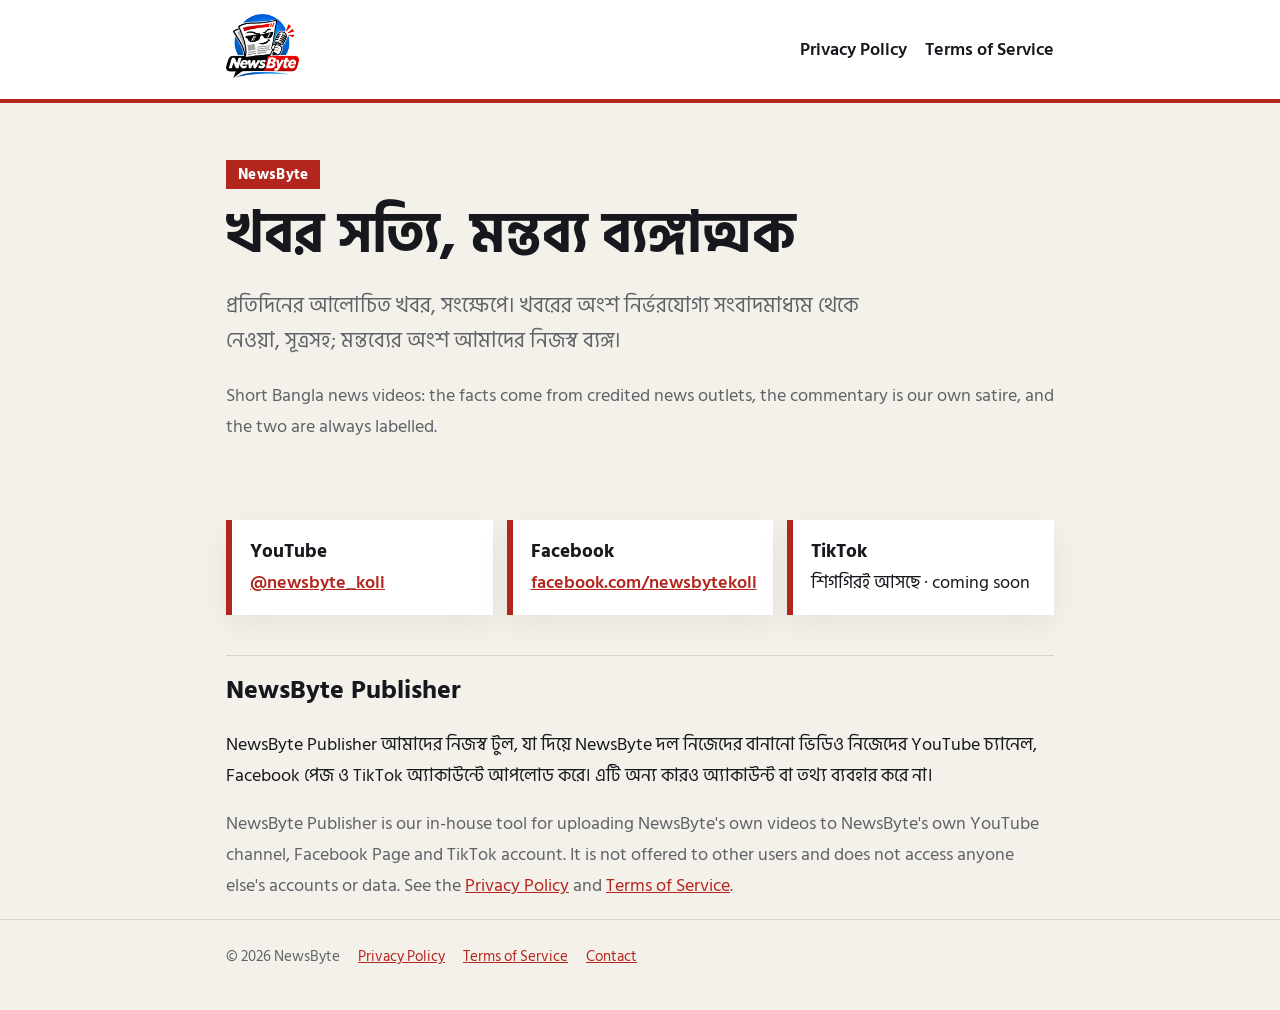
<file: index.html>
<!doctype html>
<html lang="bn">
<head>
  <meta charset="utf-8" />
  <meta name="viewport" content="width=device-width, initial-scale=1" />
  <title>NewsByte — খবর সত্যি, মন্তব্য ব্যঙ্গাত্মক</title>
  <meta name="description" content="NewsByte: বাংলা খবর, সূত্রসহ তথ্য আর ব্যঙ্গাত্মক মন্তব্য। Bangla news with sourced facts and satirical commentary." />
  <link rel="icon" href="logo.png" />
  <link rel="preconnect" href="https://fonts.googleapis.com" />
  <link rel="preconnect" href="https://fonts.gstatic.com" crossorigin />
  <link href="https://fonts.googleapis.com/css2?family=Hind+Siliguri:wght@400;600;700&display=swap" rel="stylesheet" />
  <link rel="stylesheet" href="style.css" />
</head>
<body>
  <header class="site">
    <div class="wrap">
      <a href="./"><img src="logo.png" alt="NewsByte" width="73" height="64" /></a>
      <nav aria-label="Main">
        <a href="privacy.html">Privacy Policy</a>
        <a href="terms.html">Terms of Service</a>
      </nav>
    </div>
  </header>
  <main class="wrap">
    <section class="hero" aria-labelledby="hero-title">
      <span class="kicker">NewsByte</span>
      <h1 id="hero-title">খবর সত্যি, মন্তব্য ব্যঙ্গাত্মক</h1>
      <p class="lead">প্রতিদিনের আলোচিত খবর, সংক্ষেপে। খবরের অংশ নির্ভরযোগ্য সংবাদমাধ্যম থেকে নেওয়া, সূত্রসহ; মন্তব্যের অংশ আমাদের নিজস্ব ব্যঙ্গ।</p>
      <p class="lang-en">Short Bangla news videos: the facts come from credited news outlets, the commentary is our own satire, and the two are always labelled.</p>
    </section>

    <section aria-label="Where to watch">
      <div class="cards">
        <div class="card"><strong>YouTube</strong><a href="https://www.youtube.com/@newsbyte_koli">@newsbyte_koli</a></div>
        <div class="card"><strong>Facebook</strong><a href="https://www.facebook.com/newsbytekoli">facebook.com/newsbytekoli</a></div>
        <div class="card"><strong>TikTok</strong><span>শিগগিরই আসছে · coming soon</span></div>
      </div>
    </section>

    <h2>NewsByte Publisher</h2>
    <p>NewsByte Publisher আমাদের নিজস্ব টুল, যা দিয়ে NewsByte দল নিজেদের বানানো ভিডিও নিজেদের YouTube চ্যানেল, Facebook পেজ ও TikTok অ্যাকাউন্টে আপলোড করে। এটি অন্য কারও অ্যাকাউন্ট বা তথ্য ব্যবহার করে না।</p>
    <p class="lang-en">NewsByte Publisher is our in-house tool for uploading NewsByte's own videos to NewsByte's own YouTube channel, Facebook Page and TikTok account. It is not offered to other users and does not access anyone else's accounts or data. See the <a href="privacy.html">Privacy Policy</a> and <a href="terms.html">Terms of Service</a>.</p>
  </main>
  <footer>
    <div class="wrap">
      <span>© 2026 NewsByte</span>
      <a href="privacy.html">Privacy Policy</a>
      <a href="terms.html">Terms of Service</a>
      <a href="https://www.facebook.com/newsbytekoli">Contact</a>
    </div>
  </footer>
</body>
</html>
</file>
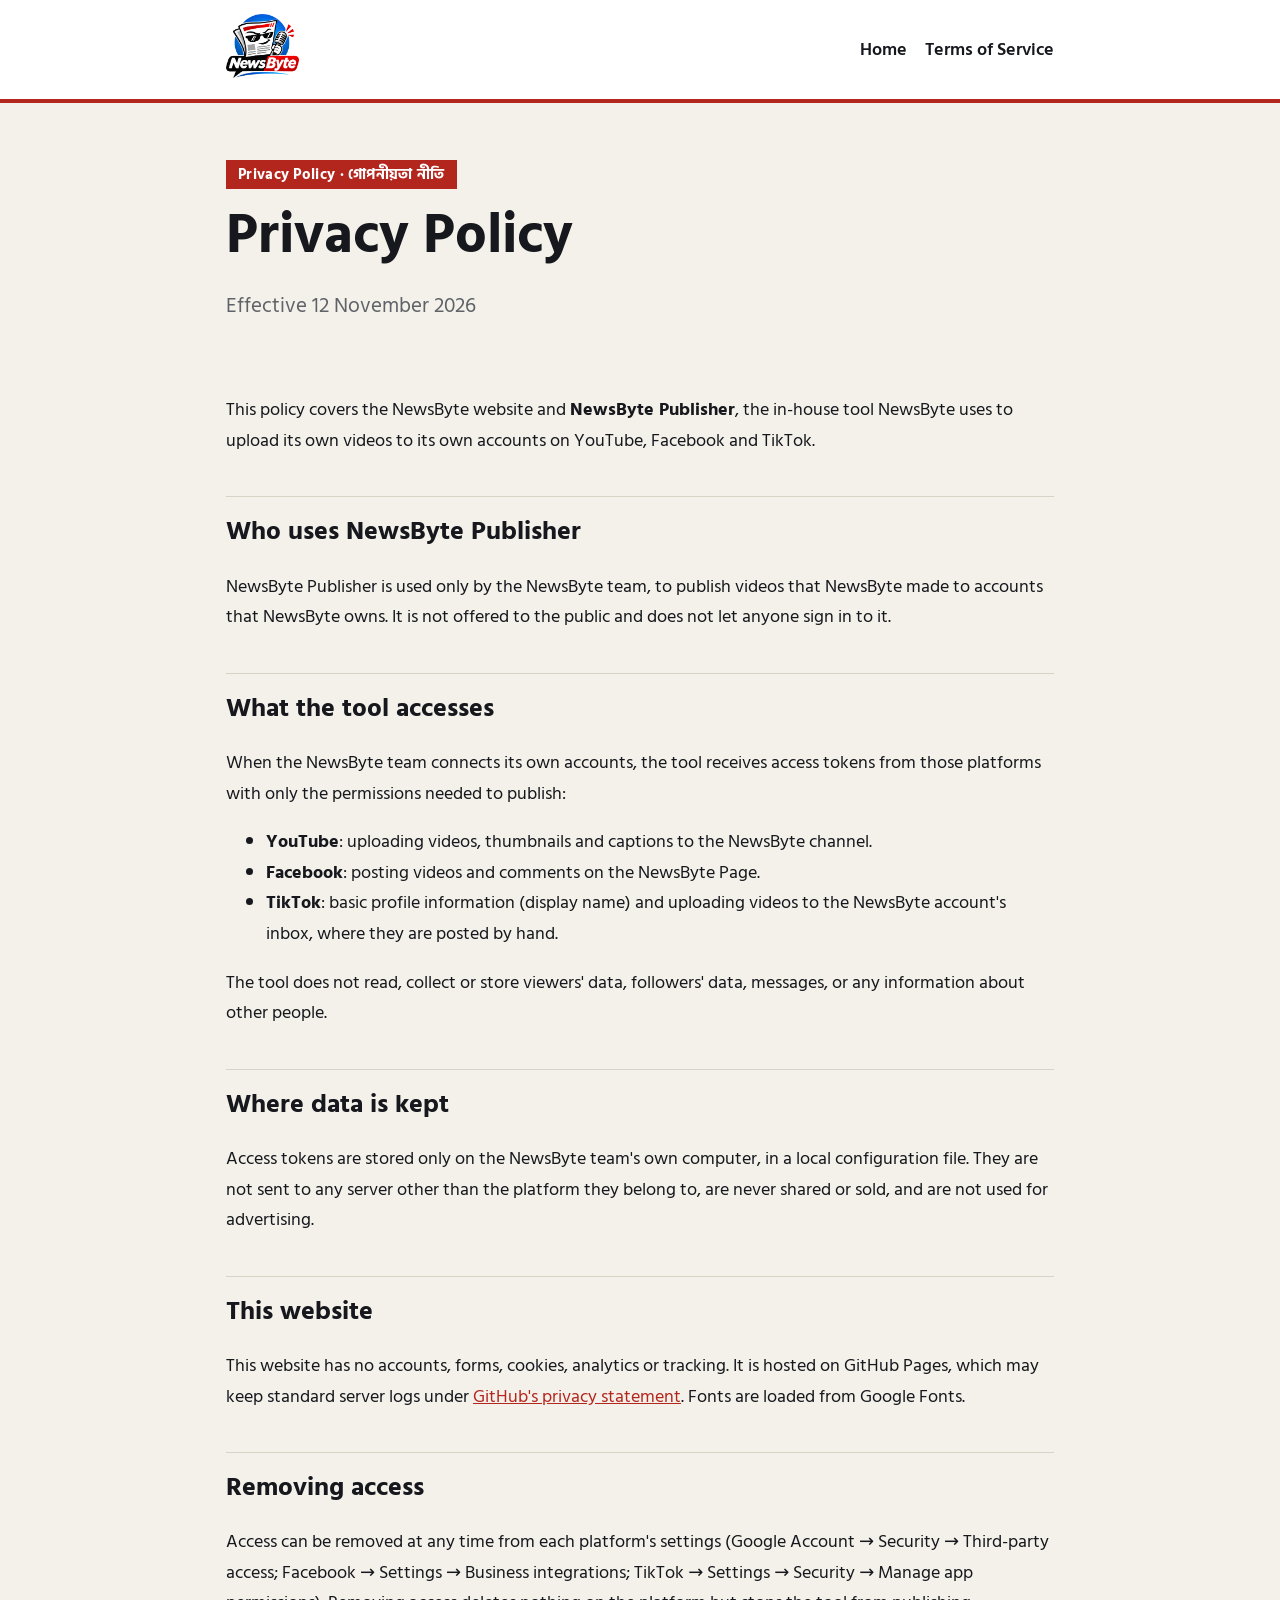
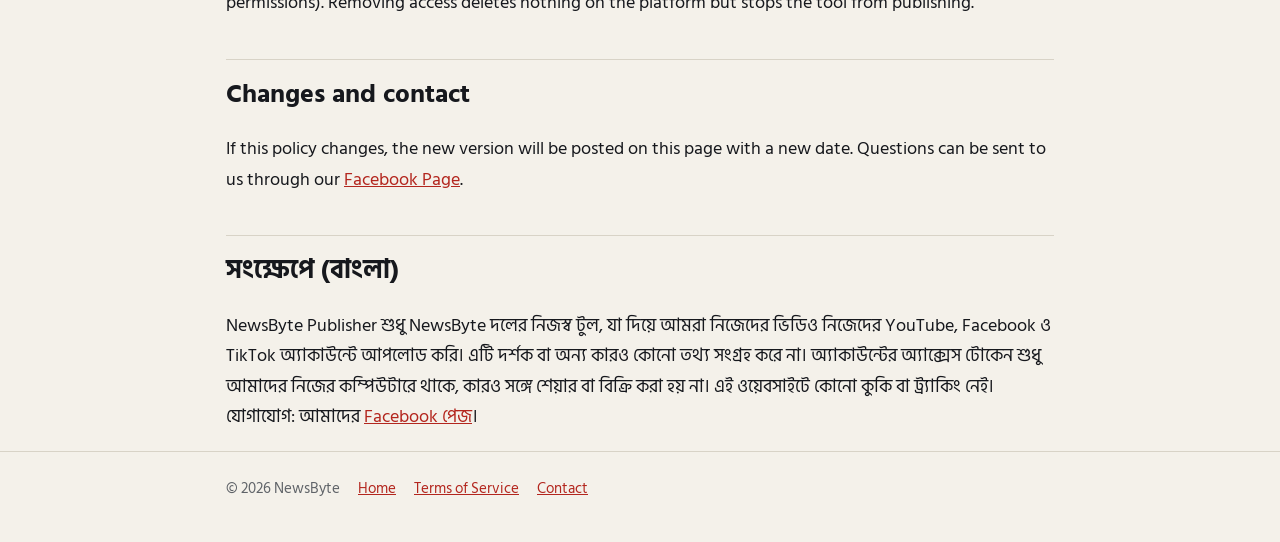
<file: privacy.html>
<!doctype html>
<html lang="en">
<head>
  <meta charset="utf-8" />
  <meta name="viewport" content="width=device-width, initial-scale=1" />
  <title>Privacy Policy — NewsByte</title>
  <meta name="description" content="Privacy Policy for NewsByte and the NewsByte Publisher tool." />
  <link rel="icon" href="logo.png" />
  <link rel="preconnect" href="https://fonts.googleapis.com" />
  <link rel="preconnect" href="https://fonts.gstatic.com" crossorigin />
  <link href="https://fonts.googleapis.com/css2?family=Hind+Siliguri:wght@400;600;700&display=swap" rel="stylesheet" />
  <link rel="stylesheet" href="style.css" />
</head>
<body>
  <header class="site">
    <div class="wrap">
      <a href="./"><img src="logo.png" alt="NewsByte" width="73" height="64" /></a>
      <nav aria-label="Main">
        <a href="./">Home</a>
        <a href="terms.html">Terms of Service</a>
      </nav>
    </div>
  </header>
  <main class="wrap">
    <section class="hero">
      <span class="kicker">Privacy Policy · গোপনীয়তা নীতি</span>
      <h1>Privacy Policy</h1>
      <p class="lead">Effective 12 November 2026</p>
    </section>

    <p>This policy covers the NewsByte website and <strong>NewsByte Publisher</strong>, the in-house tool NewsByte uses to upload its own videos to its own accounts on YouTube, Facebook and TikTok.</p>

    <h2>Who uses NewsByte Publisher</h2>
    <p>NewsByte Publisher is used only by the NewsByte team, to publish videos that NewsByte made to accounts that NewsByte owns. It is not offered to the public and does not let anyone sign in to it.</p>

    <h2>What the tool accesses</h2>
    <p>When the NewsByte team connects its own accounts, the tool receives access tokens from those platforms with only the permissions needed to publish:</p>
    <ul>
      <li><strong>YouTube</strong>: uploading videos, thumbnails and captions to the NewsByte channel.</li>
      <li><strong>Facebook</strong>: posting videos and comments on the NewsByte Page.</li>
      <li><strong>TikTok</strong>: basic profile information (display name) and uploading videos to the NewsByte account's inbox, where they are posted by hand.</li>
    </ul>
    <p>The tool does not read, collect or store viewers' data, followers' data, messages, or any information about other people.</p>

    <h2>Where data is kept</h2>
    <p>Access tokens are stored only on the NewsByte team's own computer, in a local configuration file. They are not sent to any server other than the platform they belong to, are never shared or sold, and are not used for advertising.</p>

    <h2>This website</h2>
    <p>This website has no accounts, forms, cookies, analytics or tracking. It is hosted on GitHub Pages, which may keep standard server logs under <a href="https://docs.github.com/en/site-policy/privacy-policies/github-general-privacy-statement">GitHub's privacy statement</a>. Fonts are loaded from Google Fonts.</p>

    <h2>Removing access</h2>
    <p>Access can be removed at any time from each platform's settings (Google Account → Security → Third-party access; Facebook → Settings → Business integrations; TikTok → Settings → Security → Manage app permissions). Removing access deletes nothing on the platform but stops the tool from publishing.</p>

    <h2>Changes and contact</h2>
    <p>If this policy changes, the new version will be posted on this page with a new date. Questions can be sent to us through our <a href="https://www.facebook.com/newsbytekoli">Facebook Page</a>.</p>

    <h2 lang="bn">সংক্ষেপে (বাংলা)</h2>
    <p lang="bn">NewsByte Publisher শুধু NewsByte দলের নিজস্ব টুল, যা দিয়ে আমরা নিজেদের ভিডিও নিজেদের YouTube, Facebook ও TikTok অ্যাকাউন্টে আপলোড করি। এটি দর্শক বা অন্য কারও কোনো তথ্য সংগ্রহ করে না। অ্যাকাউন্টের অ্যাক্সেস টোকেন শুধু আমাদের নিজের কম্পিউটারে থাকে, কারও সঙ্গে শেয়ার বা বিক্রি করা হয় না। এই ওয়েবসাইটে কোনো কুকি বা ট্র্যাকিং নেই। যোগাযোগ: আমাদের <a href="https://www.facebook.com/newsbytekoli">Facebook পেজ</a>।</p>
  </main>
  <footer>
    <div class="wrap">
      <span>© 2026 NewsByte</span>
      <a href="./">Home</a>
      <a href="terms.html">Terms of Service</a>
      <a href="https://www.facebook.com/newsbytekoli">Contact</a>
    </div>
  </footer>
</body>
</html>
</file>
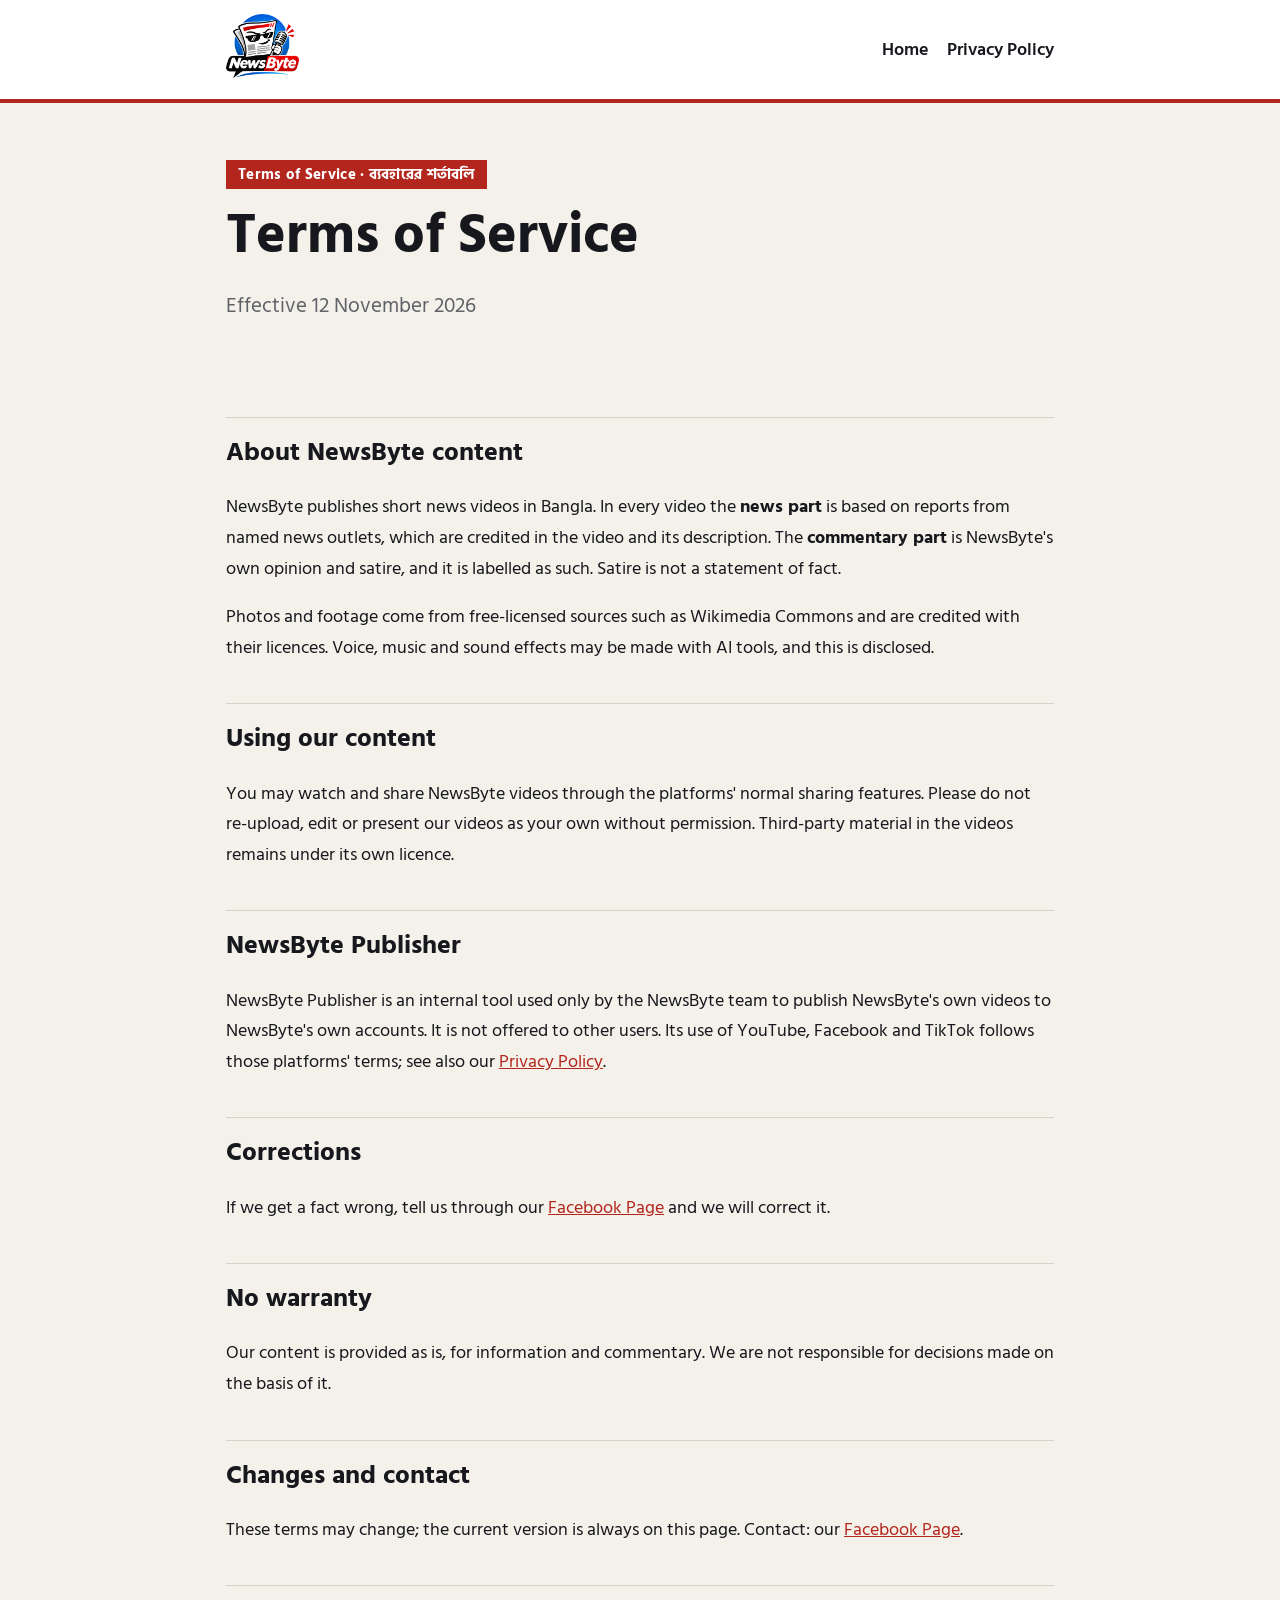
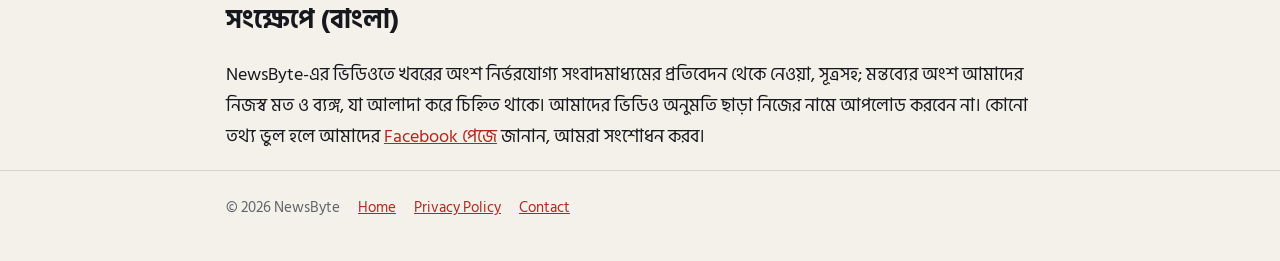
<file: terms.html>
<!doctype html>
<html lang="en">
<head>
  <meta charset="utf-8" />
  <meta name="viewport" content="width=device-width, initial-scale=1" />
  <title>Terms of Service — NewsByte</title>
  <meta name="description" content="Terms of Service for NewsByte content and the NewsByte Publisher tool." />
  <link rel="icon" href="logo.png" />
  <link rel="preconnect" href="https://fonts.googleapis.com" />
  <link rel="preconnect" href="https://fonts.gstatic.com" crossorigin />
  <link href="https://fonts.googleapis.com/css2?family=Hind+Siliguri:wght@400;600;700&display=swap" rel="stylesheet" />
  <link rel="stylesheet" href="style.css" />
</head>
<body>
  <header class="site">
    <div class="wrap">
      <a href="./"><img src="logo.png" alt="NewsByte" width="73" height="64" /></a>
      <nav aria-label="Main">
        <a href="./">Home</a>
        <a href="privacy.html">Privacy Policy</a>
      </nav>
    </div>
  </header>
  <main class="wrap">
    <section class="hero">
      <span class="kicker">Terms of Service · ব্যবহারের শর্তাবলি</span>
      <h1>Terms of Service</h1>
      <p class="lead">Effective 12 November 2026</p>
    </section>

    <h2>About NewsByte content</h2>
    <p>NewsByte publishes short news videos in Bangla. In every video the <strong>news part</strong> is based on reports from named news outlets, which are credited in the video and its description. The <strong>commentary part</strong> is NewsByte's own opinion and satire, and it is labelled as such. Satire is not a statement of fact.</p>
    <p>Photos and footage come from free-licensed sources such as Wikimedia Commons and are credited with their licences. Voice, music and sound effects may be made with AI tools, and this is disclosed.</p>

    <h2>Using our content</h2>
    <p>You may watch and share NewsByte videos through the platforms' normal sharing features. Please do not re-upload, edit or present our videos as your own without permission. Third-party material in the videos remains under its own licence.</p>

    <h2>NewsByte Publisher</h2>
    <p>NewsByte Publisher is an internal tool used only by the NewsByte team to publish NewsByte's own videos to NewsByte's own accounts. It is not offered to other users. Its use of YouTube, Facebook and TikTok follows those platforms' terms; see also our <a href="privacy.html">Privacy Policy</a>.</p>

    <h2>Corrections</h2>
    <p>If we get a fact wrong, tell us through our <a href="https://www.facebook.com/newsbytekoli">Facebook Page</a> and we will correct it.</p>

    <h2>No warranty</h2>
    <p>Our content is provided as is, for information and commentary. We are not responsible for decisions made on the basis of it.</p>

    <h2>Changes and contact</h2>
    <p>These terms may change; the current version is always on this page. Contact: our <a href="https://www.facebook.com/newsbytekoli">Facebook Page</a>.</p>

    <h2 lang="bn">সংক্ষেপে (বাংলা)</h2>
    <p lang="bn">NewsByte-এর ভিডিওতে খবরের অংশ নির্ভরযোগ্য সংবাদমাধ্যমের প্রতিবেদন থেকে নেওয়া, সূত্রসহ; মন্তব্যের অংশ আমাদের নিজস্ব মত ও ব্যঙ্গ, যা আলাদা করে চিহ্নিত থাকে। আমাদের ভিডিও অনুমতি ছাড়া নিজের নামে আপলোড করবেন না। কোনো তথ্য ভুল হলে আমাদের <a href="https://www.facebook.com/newsbytekoli">Facebook পেজে</a> জানান, আমরা সংশোধন করব।</p>
  </main>
  <footer>
    <div class="wrap">
      <span>© 2026 NewsByte</span>
      <a href="./">Home</a>
      <a href="privacy.html">Privacy Policy</a>
      <a href="https://www.facebook.com/newsbytekoli">Contact</a>
    </div>
  </footer>
</body>
</html>
</file>
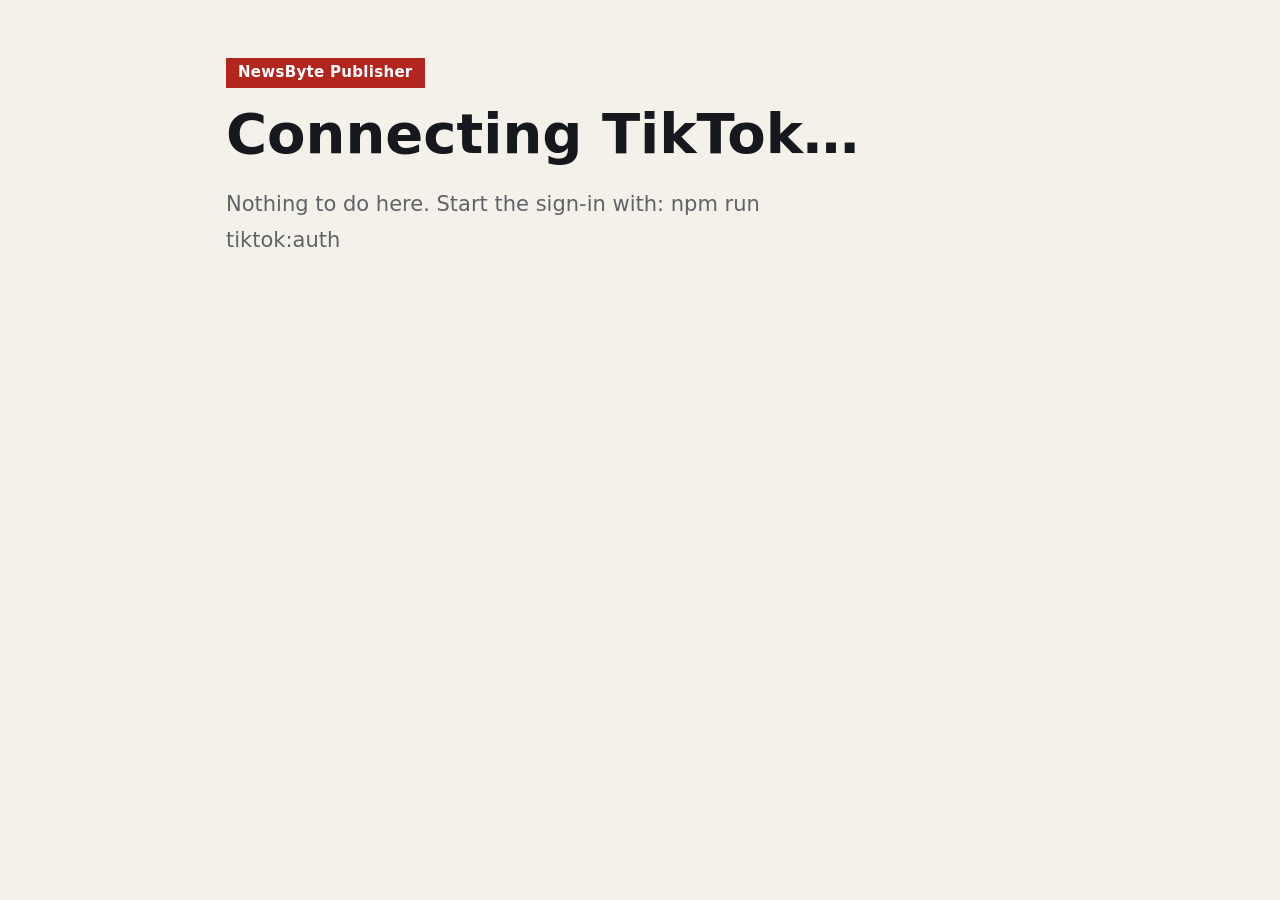
<file: tiktok-callback.html>
<!doctype html>
<html lang="en">
<head>
  <meta charset="utf-8" />
  <meta name="viewport" content="width=device-width, initial-scale=1" />
  <meta name="robots" content="noindex" />
  <title>Connecting TikTok — NewsByte</title>
  <link rel="icon" href="logo.png" />
  <link rel="stylesheet" href="style.css" />
</head>
<body>
  <main class="wrap">
    <section class="hero">
      <span class="kicker">NewsByte Publisher</span>
      <h1>Connecting TikTok…</h1>
      <p class="lead" id="msg">Handing the sign-in back to NewsByte Publisher on your computer.</p>
    </section>
  </main>
  <script>
    // TikTok only redirects to registered https addresses, so it lands here and this page
    // forwards the result to the sign-in helper listening on the same computer
    // (npm run tiktok:auth). Nothing is stored or sent anywhere else.
    (function () {
      var query = window.location.search;
      if (!query) {
        document.getElementById("msg").textContent = "Nothing to do here. Start the sign-in with: npm run tiktok:auth";
        return;
      }
      window.location.replace("http://127.0.0.1:8766/" + query);
      setTimeout(function () {
        document.getElementById("msg").textContent =
          "If nothing happened, the sign-in helper is not running. Run npm run tiktok:auth and try again.";
      }, 4000);
    })();
  </script>
</body>
</html>
</file>
<file: style.css>
:root {
  --paper: #f4f1ea;
  --ink: #16181d;
  --muted: #5f6368;
  --rule: #d8d3c7;
  --accent: #b3261e;
  --card: #ffffff;
}
@media (prefers-color-scheme: dark) {
  :root { --paper: #121418; --ink: #f1ede4; --muted: #a8a49b; --rule: #2b2e35; --card: #1b1e24; }
}
* { box-sizing: border-box; }
html { -webkit-text-size-adjust: 100%; }
body {
  margin: 0;
  background: var(--paper);
  color: var(--ink);
  font-family: "Hind Siliguri", system-ui, sans-serif;
  line-height: 1.7;
  font-size: 18px;
}
a { color: var(--accent); }
.wrap { max-width: 860px; margin: 0 auto; padding: 0 16px; }
header.site {
  border-bottom: 4px solid var(--accent);
  background: var(--card);
}
header.site .wrap { display: flex; align-items: center; gap: 16px; padding-top: 14px; padding-bottom: 10px; flex-wrap: wrap; }
header.site img { height: 64px; width: auto; }
header.site nav { margin-left: auto; display: flex; gap: 18px; font-weight: 600; flex-wrap: wrap; }
header.site nav a { color: var(--ink); text-decoration: none; border-bottom: 2px solid transparent; }
header.site nav a:hover, header.site nav a:focus-visible { border-color: var(--accent); outline: none; }
.hero { padding: 56px 0 32px; }
.kicker { display: inline-block; background: var(--accent); color: #fff; font-weight: 700; padding: 2px 12px; font-size: 15px; letter-spacing: 0.02em; }
h1 { font-size: clamp(34px, 6vw, 56px); line-height: 1.15; margin: 14px 0 10px; }
h2 { font-size: 26px; margin: 40px 0 8px; padding-top: 12px; border-top: 1px solid var(--rule); }
h3 { font-size: 20px; margin: 26px 0 4px; }
.lead { font-size: 21px; color: var(--muted); max-width: 640px; }
.cards { display: grid; grid-template-columns: repeat(auto-fit, minmax(220px, 1fr)); gap: 14px; margin: 28px 0 8px; }
.card { background: var(--card); border-left: 6px solid var(--accent); padding: 16px 18px; box-shadow: 0 10px 30px rgba(0,0,0,0.06); }
.card strong { display: block; font-size: 19px; }
.card a { font-weight: 600; }
.note { background: var(--card); border: 1px solid var(--rule); padding: 14px 18px; margin: 18px 0; }
.lang-en { color: var(--muted); }
main { padding-bottom: 48px; }
footer { border-top: 1px solid var(--rule); padding: 24px 0 40px; color: var(--muted); font-size: 15px; }
footer .wrap { display: flex; gap: 18px; flex-wrap: wrap; }
</file>
